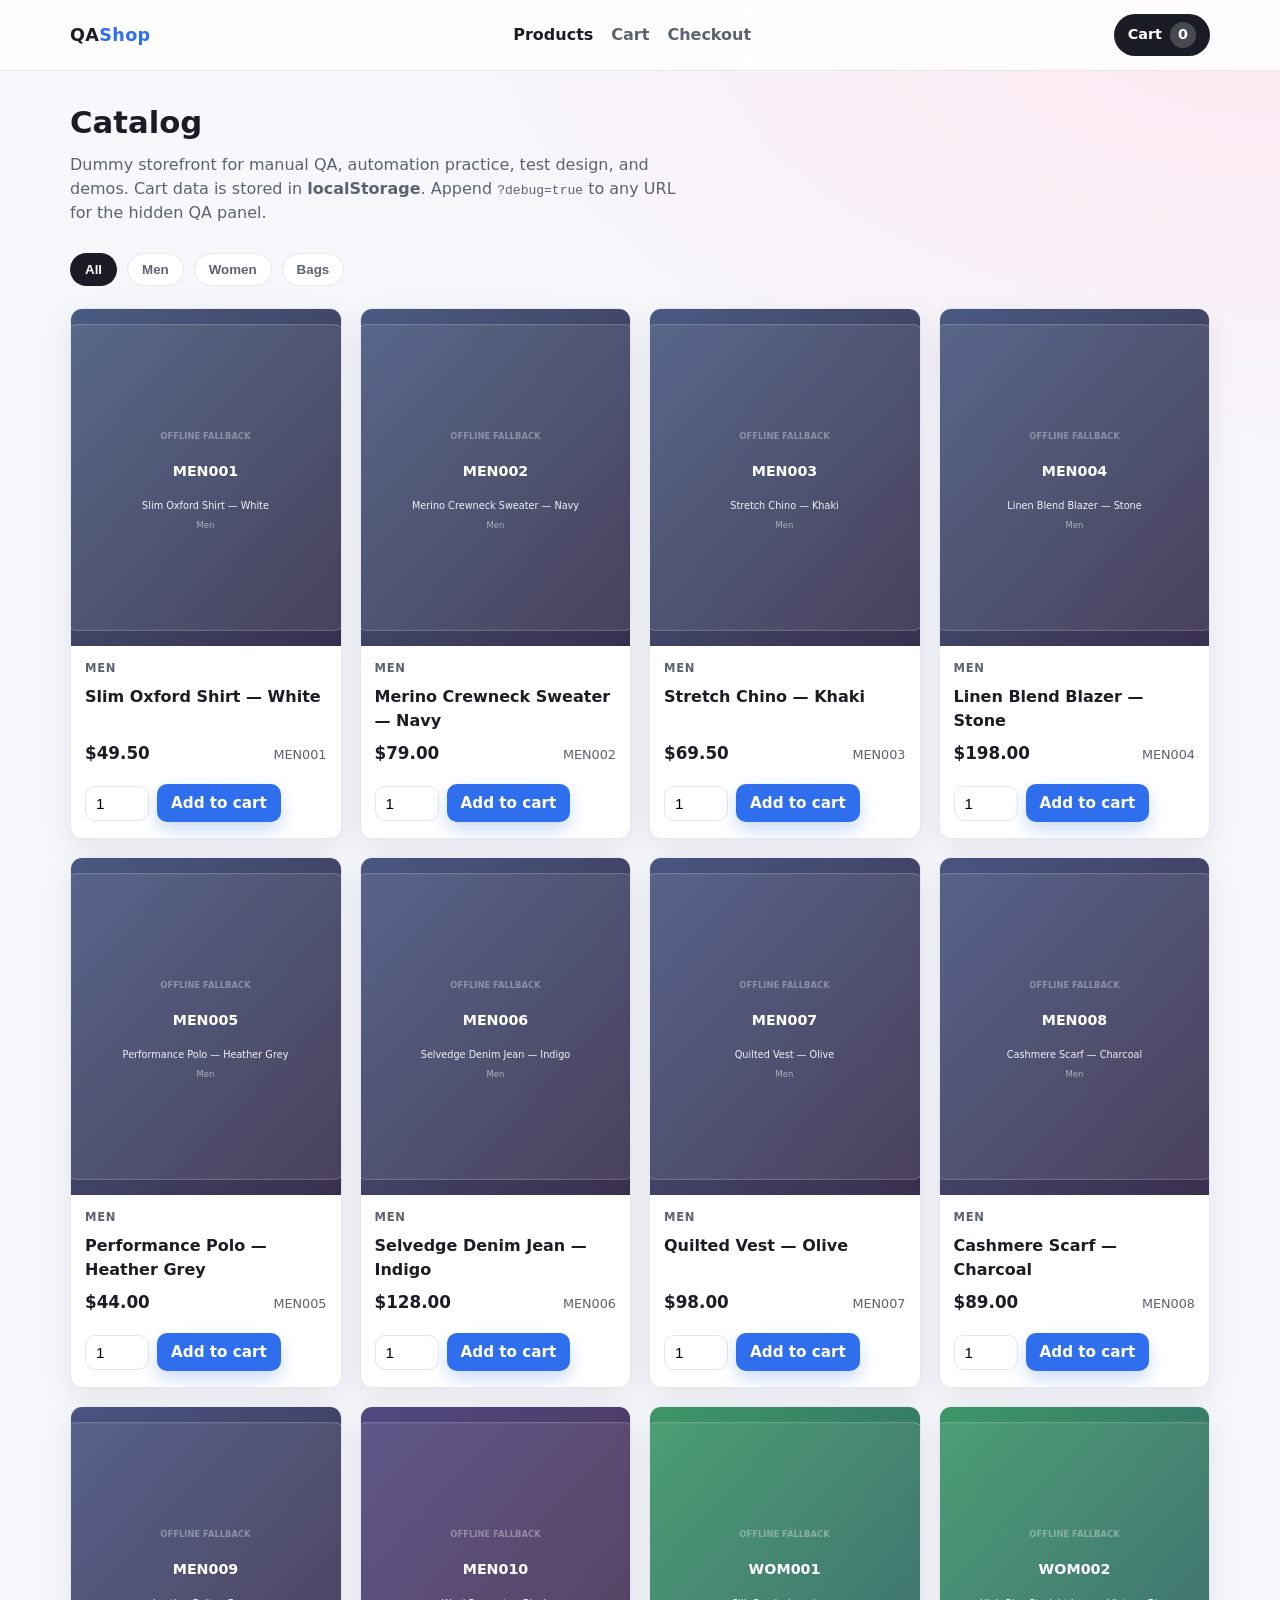
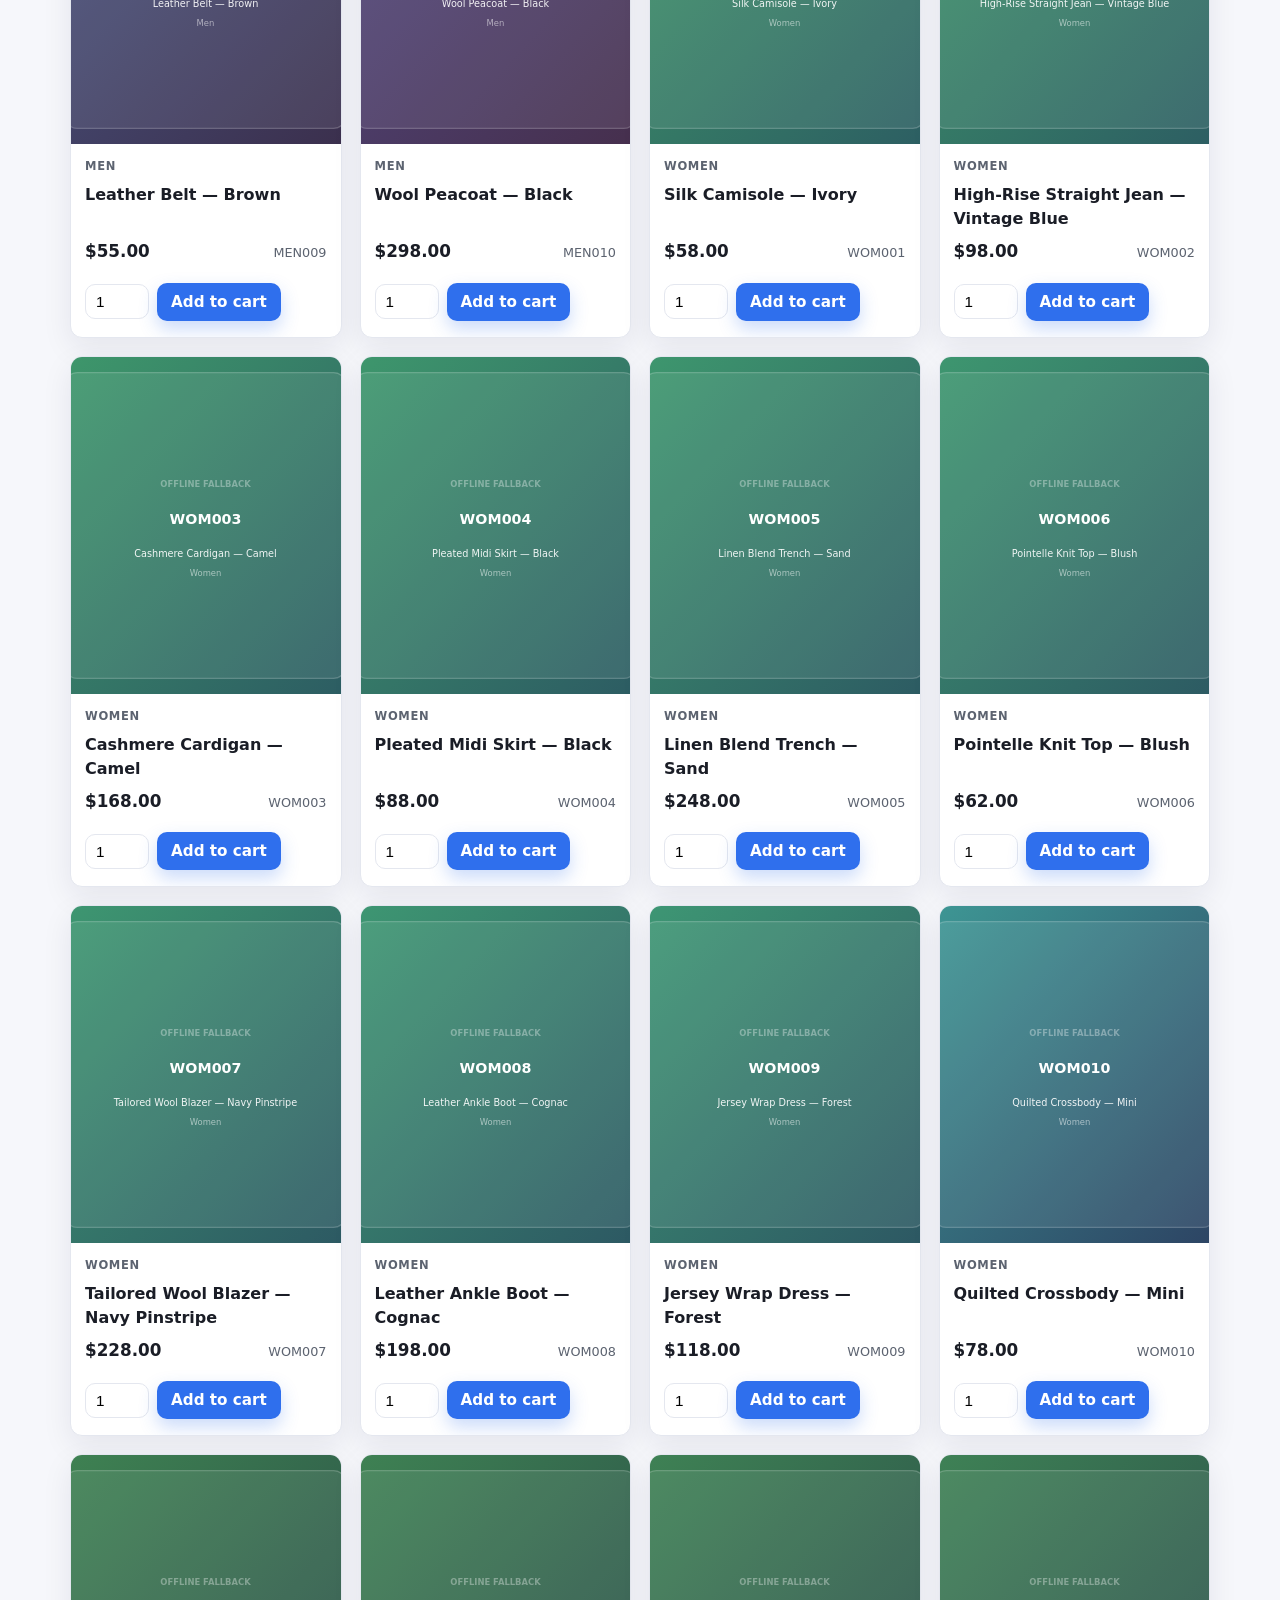
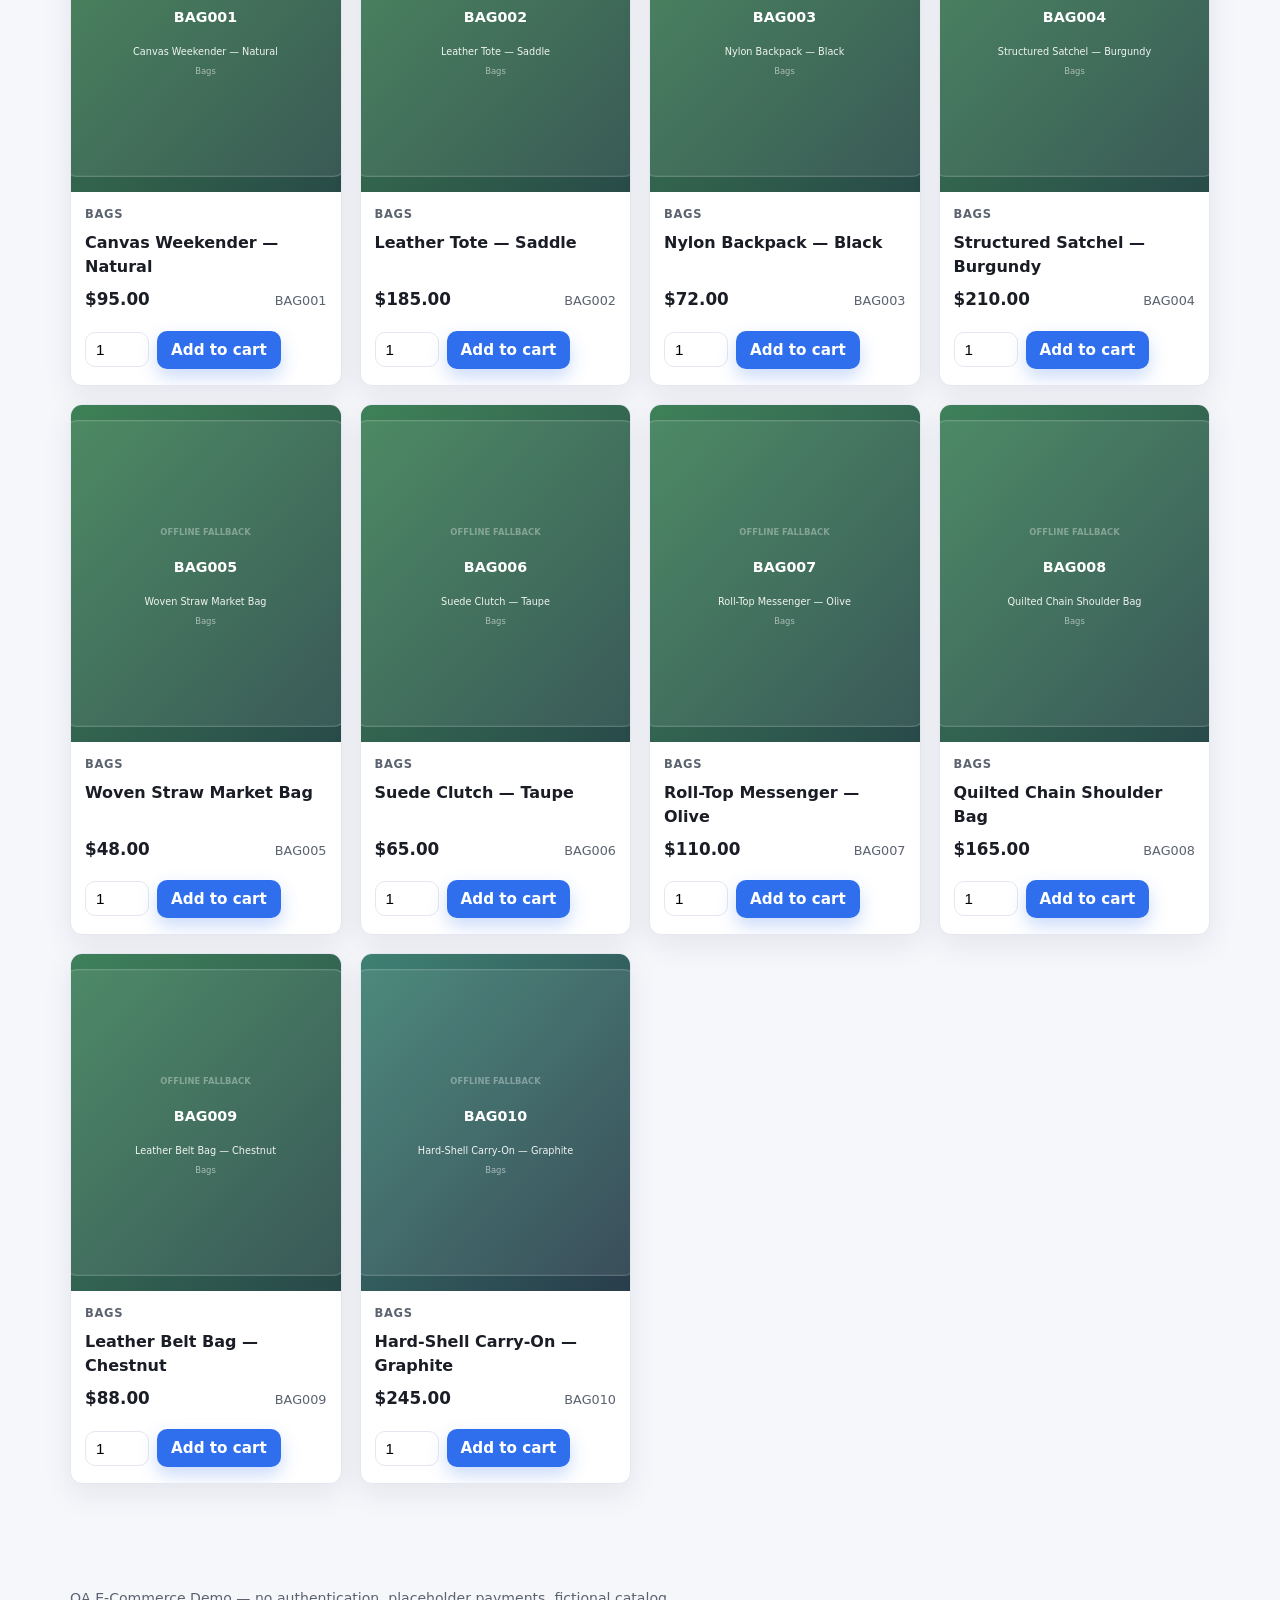
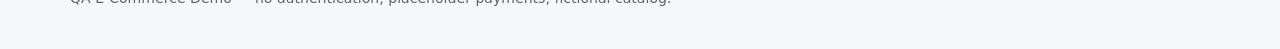
<file: index.html>
<!DOCTYPE html>
<html lang="en">
  <head>
    <meta charset="UTF-8" />
    <meta name="viewport" content="width=device-width, initial-scale=1.0" />
    <title>QA Shop — Product Listing</title>
    <link rel="stylesheet" href="styles.css">
  </head>
  <body>
    <header class="site-header">
      <div class="site-header__inner">
        <a class="brand" href="index.html" data-nav>QA<span>Shop</span></a>
        <nav class="nav" aria-label="Primary">
          <a href="index.html" class="is-active" data-nav>Products</a>
          <a href="cart.html" data-nav>Cart</a>
          <a href="checkout.html" data-nav>Checkout</a>
        </nav>
        <a class="cart-pill" href="cart.html" data-nav aria-label="View cart">
          Cart <span class="cart-pill__count" id="header-cart-count">0</span>
        </a>
      </div>
    </header>

    <main>
      <section class="hero">
        <h1>Catalog</h1>
        <p>
          Dummy storefront for manual QA, automation practice, test design, and demos. Cart data is stored in
          <strong>localStorage</strong>. Append <code>?debug=true</code> to any URL for the hidden QA panel.
        </p>
      </section>

      <div class="filters" id="category-filters" role="tablist" aria-label="Filter by category"></div>
      <div class="grid" id="product-grid" aria-live="polite"></div>
    </main>

    <footer class="site-footer">
      QA E-Commerce Demo — no authentication, placeholder payments, fictional catalog.
    </footer>

    <div id="qa-debug-root"></div>

    <script src="catalog.js"></script>
<script src="cart-store.js"></script>
<script src="promotions.js"></script>
<script src="common.js"></script>
<script src="plp.js"></script>
  </body>
</html>
</file>
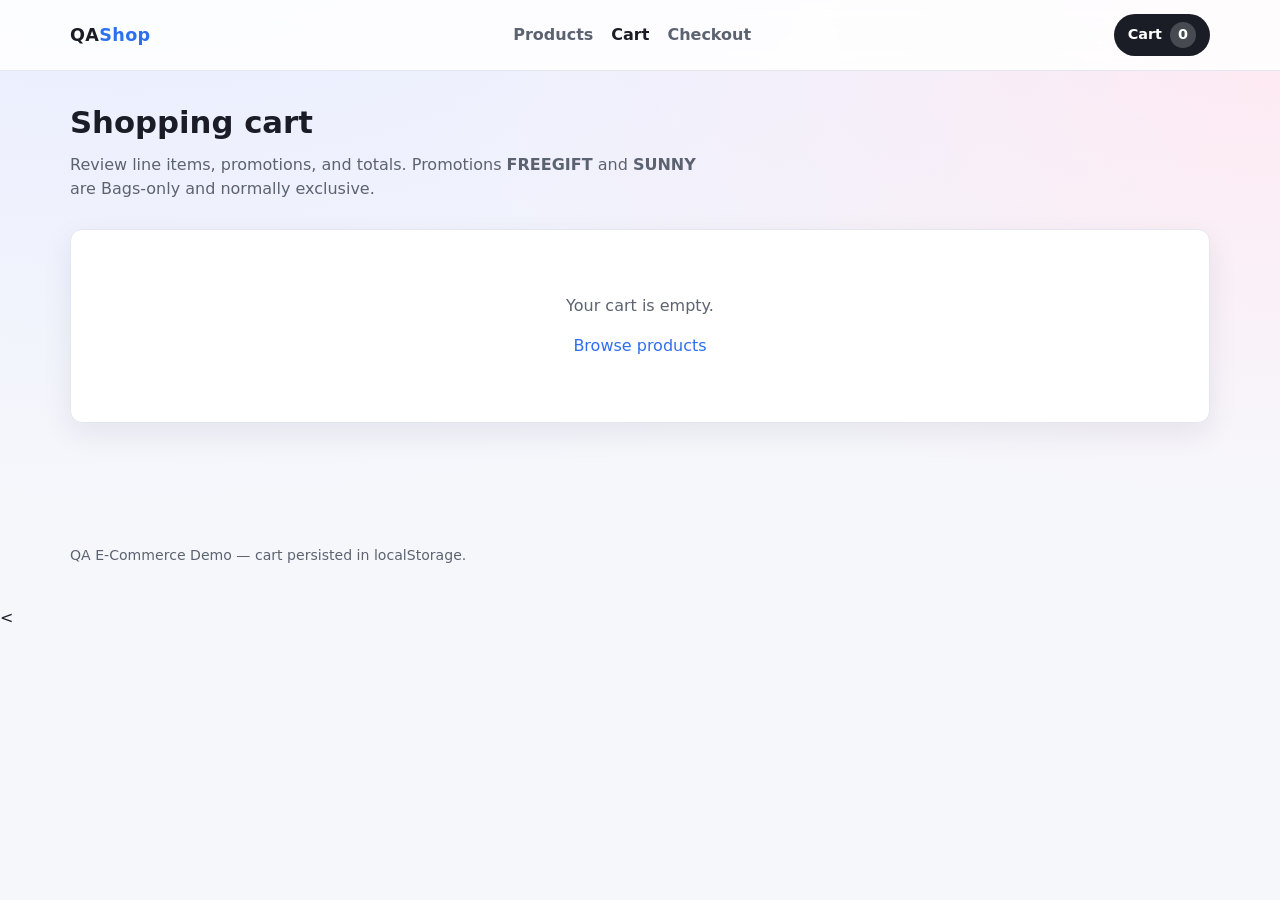
<file: cart.html>
<!DOCTYPE html>
<html lang="en">
  <head>
    <meta charset="UTF-8" />
    <meta name="viewport" content="width=device-width, initial-scale=1.0" />
    <title>QA Shop — Cart</title>
    <link rel="stylesheet" href="styles.css">
  </head>
  <body>
    <header class="site-header">
      <div class="site-header__inner">
        <a class="brand" href="index.html" data-nav>QA<span>Shop</span></a>
        <nav class="nav" aria-label="Primary">
          <a href="index.html" data-nav>Products</a>
          <a href="cart.html" class="is-active" data-nav>Cart</a>
          <a href="checkout.html" data-nav>Checkout</a>
        </nav>
        <a class="cart-pill" href="cart.html" data-nav aria-label="View cart">
          Cart <span class="cart-pill__count" id="header-cart-count">0</span>
        </a>
      </div>
    </header>

    <main>
      <section class="hero">
        <h1>Shopping cart</h1>
        <p>Review line items, promotions, and totals. Promotions <strong>FREEGIFT</strong> and <strong>SUNNY</strong> are Bags-only and normally exclusive.</p>
      </section>

      <div id="cart-empty" class="panel empty-state" hidden>
        <p>Your cart is empty.</p>
        <p><a href="index.html" data-nav>Browse products</a></p>
      </div>

      <div id="cart-filled" hidden>
        <div class="panel">
          <div class="table-wrap">
            <table class="cart-table" aria-label="Cart line items">
              <thead>
                <tr>
                  <th>Product</th>
                  <th>SKU</th>
                  <th>Category</th>
                  <th>Unit price</th>
                  <th>Qty</th>
                  <th>Subtotal</th>
                  <th>Actions</th>
                </tr>
              </thead>
              <tbody id="cart-lines"></tbody>
            </table>
          </div>
          <div style="margin-top: 14px; display: flex; flex-wrap: wrap; gap: 10px">
            <button type="button" class="btn btn--danger btn--small" id="btn-clear-cart">Clear cart</button>
            <a class="btn btn--primary" href="checkout.html" data-nav style="text-decoration: none; display: inline-flex; align-items: center">Proceed to checkout</a>
          </div>
        </div>

        <div class="summary-grid">
          <div class="panel">
            <h2>Promotion</h2>
            <div class="promo-row">
              <input type="text" id="promo-input" placeholder="Enter code (FREEGIFT or SUNNY)" autocomplete="off" />
              <button type="button" class="btn btn--primary" id="btn-apply-promo">Apply</button>
            </div>
            <p id="promo-message" class="alert" style="margin-top: 10px; display: none" role="status"></p>
            <div style="margin-top: 14px">
              <h3 style="margin: 0 0 8px; font-size: 0.95rem">Applied promotions</h3>
              <div id="applied-promos" class="applied-promos">None</div>
            </div>
          </div>

          <div class="panel">
            <h2>Summary</h2>
            <div class="stack" id="cart-summary"></div>
          </div>
        </div>
      </div>
    </main>

    <footer class="site-footer">QA E-Commerce Demo — cart persisted in localStorage.</footer>

    <div id="qa-debug-root"></div>

    <<script src="catalog.js"></script>
<script src="cart-store.js"></script>
<script src="promotions.js"></script>
<script src="common.js"></script>
<script src="cart-page.js"></script>
  </body>
</html>
</file>
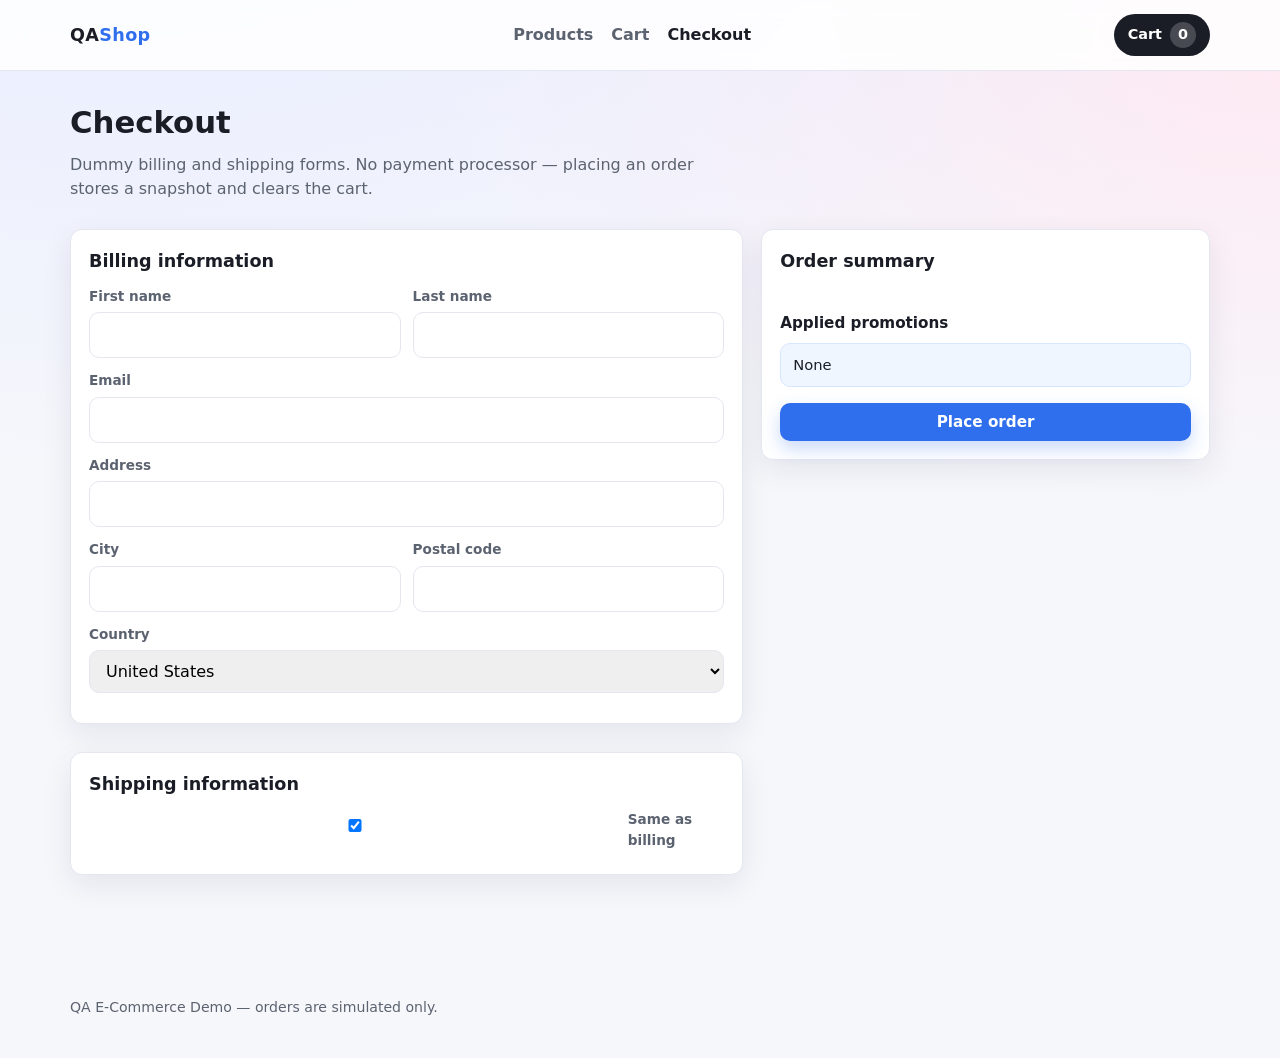
<file: checkout.html>
<!DOCTYPE html>
<html lang="en">
  <head>
    <meta charset="UTF-8" />
    <meta name="viewport" content="width=device-width, initial-scale=1.0" />
    <title>QA Shop — Checkout</title>
    <link rel="stylesheet" href="styles.css">

  </head>
  <body>
    <header class="site-header">
      <div class="site-header__inner">
        <a class="brand" href="index.html" data-nav>QA<span>Shop</span></a>
        <nav class="nav" aria-label="Primary">
          <a href="index.html" data-nav>Products</a>
          <a href="cart.html" data-nav>Cart</a>
          <a href="checkout.html" class="is-active" data-nav>Checkout</a>
        </nav>
        <a class="cart-pill" href="cart.html" data-nav aria-label="View cart">
          Cart <span class="cart-pill__count" id="header-cart-count">0</span>
        </a>
      </div>
    </header>

    <main>
      <section class="hero">
        <h1>Checkout</h1>
        <p>Dummy billing and shipping forms. No payment processor — placing an order stores a snapshot and clears the cart.</p>
      </section>

      <div id="checkout-empty" class="panel empty-state" hidden>
        <p>Your cart is empty. Add products before checkout.</p>
        <p><a href="index.html" data-nav>Continue shopping</a></p>
      </div>

      <div id="checkout-form-wrap" class="summary-grid" hidden>
        <div class="stack">
          <form class="panel checkout-form" id="billing-form" novalidate>
            <h2>Billing information</h2>
            <div class="form-grid">
              <div>
                <label for="bill-first">First name</label>
                <input id="bill-first" name="billFirst" required autocomplete="given-name" />
              </div>
              <div>
                <label for="bill-last">Last name</label>
                <input id="bill-last" name="billLast" required autocomplete="family-name" />
              </div>
            </div>
            <label for="bill-email">Email</label>
            <input id="bill-email" name="billEmail" type="email" required autocomplete="email" />
            <label for="bill-address">Address</label>
            <input id="bill-address" name="billAddress" required autocomplete="street-address" />
            <div class="form-grid">
              <div>
                <label for="bill-city">City</label>
                <input id="bill-city" name="billCity" required autocomplete="address-level2" />
              </div>
              <div>
                <label for="bill-zip">Postal code</label>
                <input id="bill-zip" name="billZip" required autocomplete="postal-code" />
              </div>
            </div>
            <label for="bill-country">Country</label>
            <select id="bill-country" name="billCountry" autocomplete="country-name">
              <option>United States</option>
              <option>Canada</option>
              <option>United Kingdom</option>
            </select>
          </form>

          <form class="panel checkout-form" id="shipping-form" novalidate>
            <h2>Shipping information</h2>
            <label style="display: flex; gap: 8px; align-items: center; font-weight: 600">
              <input type="checkbox" id="ship-same" checked />
              Same as billing
            </label>
            <div id="shipping-fields" style="margin-top: 8px; display: none">
              <div class="form-grid">
                <div>
                  <label for="ship-first">First name</label>
                  <input id="ship-first" autocomplete="shipping given-name" />
                </div>
                <div>
                  <label for="ship-last">Last name</label>
                  <input id="ship-last" autocomplete="shipping family-name" />
                </div>
              </div>
              <label for="ship-address">Address</label>
              <input id="ship-address" autocomplete="shipping street-address" />
              <div class="form-grid">
                <div>
                  <label for="ship-city">City</label>
                  <input id="ship-city" autocomplete="shipping address-level2" />
                </div>
                <div>
                  <label for="ship-zip">Postal code</label>
                  <input id="ship-zip" autocomplete="shipping postal-code" />
                </div>
              </div>
            </div>
          </form>
        </div>

        <div class="stack">
          <div class="panel">
            <h2>Order summary</h2>
            <div id="checkout-lines" class="stack" style="font-size: 0.92rem"></div>
            <div class="stack" id="checkout-summary" style="margin-top: 12px"></div>
            <div style="margin-top: 14px">
              <h3 style="margin: 0 0 8px; font-size: 0.95rem">Applied promotions</h3>
              <div id="checkout-promos" class="applied-promos">None</div>
            </div>
            <button type="button" class="btn btn--primary" id="btn-place-order" style="width: 100%; margin-top: 16px">Place order</button>
            <p id="checkout-error" class="alert alert--error" style="display: none; margin-top: 12px" role="alert"></p>
          </div>
        </div>
      </div>
    </main>

    <footer class="site-footer">QA E-Commerce Demo — orders are simulated only.</footer>

    <div id="qa-debug-root"></div>

  <script src="catalog.js"></script>
<script src="cart-store.js"></script>
<script src="promotions.js"></script>
<script src="common.js"></script>
<script src="cart-page.js"></script>
  </body>
</html>
</file>
<file: styles.css>
:root {
  --bg: #f6f7fb;
  --surface: #ffffff;
  --text: #1a1d26;
  --muted: #5c6370;
  --border: #e4e7ef;
  --accent: #2f6fed;
  --accent-dark: #2557c7;
  --success: #0d8a5b;
  --danger: #c0362c;
  --radius: 12px;
  --shadow: 0 10px 30px rgba(20, 30, 60, 0.08);
  --font: "Segoe UI", system-ui, -apple-system, Roboto, Helvetica, Arial, sans-serif;
}

*,
*::before,
*::after {
  box-sizing: border-box;
}

html {
  scroll-behavior: smooth;
}

body {
  margin: 0;
  font-family: var(--font);
  color: var(--text);
  background: radial-gradient(1200px 600px at 10% -10%, #e8edff, transparent),
    radial-gradient(900px 500px at 100% 0%, #ffe8f2, transparent), var(--bg);
  min-height: 100vh;
  line-height: 1.5;
}

a {
  color: var(--accent);
  text-decoration: none;
}
a:hover {
  text-decoration: underline;
}

.site-header {
  position: sticky;
  top: 0;
  z-index: 20;
  background: rgba(255, 255, 255, 0.86);
  backdrop-filter: blur(10px);
  border-bottom: 1px solid var(--border);
}

.site-header__inner {
  max-width: 1180px;
  margin: 0 auto;
  padding: 14px 20px;
  display: flex;
  align-items: center;
  justify-content: space-between;
  gap: 16px;
}

.brand {
  font-weight: 700;
  letter-spacing: 0.02em;
  font-size: 1.1rem;
  color: var(--text);
}
.brand span {
  color: var(--accent);
}

.nav {
  display: flex;
  gap: 18px;
  align-items: center;
  flex-wrap: wrap;
}

.nav a {
  font-weight: 600;
  color: var(--muted);
}
.nav a.is-active {
  color: var(--text);
}

.cart-pill {
  display: inline-flex;
  align-items: center;
  gap: 8px;
  padding: 8px 14px;
  border-radius: 999px;
  background: var(--text);
  color: #fff;
  font-weight: 600;
  font-size: 0.9rem;
}
.cart-pill__count {
  background: rgba(255, 255, 255, 0.2);
  border-radius: 999px;
  padding: 2px 8px;
  font-variant-numeric: tabular-nums;
}

main {
  max-width: 1180px;
  margin: 0 auto;
  padding: 28px 20px 80px;
}

.hero {
  margin-bottom: 28px;
}
.hero h1 {
  margin: 0 0 8px;
  font-size: clamp(1.6rem, 2.4vw, 2.1rem);
}
.hero p {
  margin: 0;
  color: var(--muted);
  max-width: 62ch;
}

.filters {
  display: flex;
  flex-wrap: wrap;
  gap: 10px;
  margin-bottom: 22px;
}
.chip {
  border: 1px solid var(--border);
  background: var(--surface);
  padding: 8px 14px;
  border-radius: 999px;
  cursor: pointer;
  font-weight: 600;
  color: var(--muted);
}
.chip.is-on {
  border-color: transparent;
  background: var(--text);
  color: #fff;
}

.grid {
  display: grid;
  grid-template-columns: repeat(auto-fill, minmax(240px, 1fr));
  gap: 18px;
}

.card {
  background: var(--surface);
  border-radius: var(--radius);
  overflow: hidden;
  border: 1px solid var(--border);
  box-shadow: var(--shadow);
  display: flex;
  flex-direction: column;
}

.card__media {
  aspect-ratio: 4 / 5;
  background: #eef1f8;
}
.card__media img {
  width: 100%;
  height: 100%;
  object-fit: cover;
  display: block;
}

.card__body {
  padding: 14px 14px 16px;
  display: flex;
  flex-direction: column;
  gap: 8px;
  flex: 1;
}

.badge {
  font-size: 0.72rem;
  font-weight: 700;
  letter-spacing: 0.06em;
  text-transform: uppercase;
  color: var(--muted);
}

.card__title {
  font-size: 1rem;
  font-weight: 650;
  margin: 0;
  min-height: 2.6em;
}

.card__meta {
  display: flex;
  justify-content: space-between;
  align-items: baseline;
  gap: 10px;
  margin-top: auto;
}
.price {
  font-weight: 800;
  font-size: 1.05rem;
}
.sku {
  font-size: 0.8rem;
  color: var(--muted);
  font-variant-numeric: tabular-nums;
}

.row-actions {
  display: flex;
  gap: 8px;
  align-items: center;
  margin-top: 10px;
}

input[type="number"] {
  width: 64px;
  padding: 8px 10px;
  border-radius: 10px;
  border: 1px solid var(--border);
  font-size: 0.95rem;
}

.btn {
  appearance: none;
  border: none;
  border-radius: 10px;
  padding: 10px 14px;
  font-weight: 700;
  cursor: pointer;
  font-family: inherit;
  font-size: 0.95rem;
  transition: transform 0.08s ease, background 0.15s ease, box-shadow 0.15s ease;
}
.btn:active {
  transform: translateY(1px);
}
.btn--primary {
  background: var(--accent);
  color: #fff;
  box-shadow: 0 8px 18px rgba(47, 111, 237, 0.25);
}
.btn--primary:hover {
  background: var(--accent-dark);
}
.btn--ghost {
  background: transparent;
  color: var(--text);
  border: 1px solid var(--border);
}
.btn--ghost:hover {
  background: #f3f5fb;
}
.btn--danger {
  background: #fdecea;
  color: var(--danger);
  border: 1px solid #f7c9c5;
}
.btn--small {
  padding: 6px 10px;
  font-size: 0.85rem;
}

.panel {
  background: var(--surface);
  border: 1px solid var(--border);
  border-radius: var(--radius);
  box-shadow: var(--shadow);
  padding: 18px;
  margin-bottom: 18px;
}

.panel h2 {
  margin: 0 0 12px;
  font-size: 1.1rem;
}

.table-wrap {
  overflow-x: auto;
}

table.cart-table {
  width: 100%;
  border-collapse: collapse;
  font-size: 0.92rem;
}
.cart-table th,
.cart-table td {
  padding: 12px 10px;
  border-bottom: 1px solid var(--border);
  text-align: left;
  vertical-align: middle;
}
.cart-table th {
  color: var(--muted);
  font-size: 0.78rem;
  text-transform: uppercase;
  letter-spacing: 0.05em;
}

.summary-grid {
  display: grid;
  grid-template-columns: 1fr;
  gap: 18px;
}
@media (min-width: 960px) {
  .summary-grid {
    grid-template-columns: 1.2fr 0.8fr;
    align-items: start;
  }
}

.stack {
  display: flex;
  flex-direction: column;
  gap: 10px;
}

.kv {
  display: flex;
  justify-content: space-between;
  gap: 12px;
}
.kv--strong {
  font-weight: 800;
  font-size: 1.05rem;
  padding-top: 8px;
  border-top: 1px dashed var(--border);
}

.promo-row {
  display: flex;
  flex-wrap: wrap;
  gap: 10px;
}
.promo-row input[type="text"] {
  flex: 1 1 200px;
  padding: 10px 12px;
  border-radius: 10px;
  border: 1px solid var(--border);
  font-size: 1rem;
}

.applied-promos {
  background: #f0f6ff;
  border: 1px solid #d6e6ff;
  border-radius: 10px;
  padding: 10px 12px;
  font-size: 0.92rem;
  display: flex;
  flex-direction: column;
  gap: 8px;
}

.applied-promos-none {
  color: var(--muted);
}

.applied-promo-row {
  display: flex;
  align-items: center;
  justify-content: space-between;
  gap: 10px;
  flex-wrap: wrap;
}

.applied-promo-tag {
  font-weight: 700;
  letter-spacing: 0.04em;
  font-size: 0.88rem;
}

.alert {
  padding: 10px 12px;
  border-radius: 10px;
  font-size: 0.92rem;
}
.alert--error {
  background: #fdecea;
  color: #7a1f18;
  border: 1px solid #f7c9c5;
}
.alert--success {
  background: #e8f7f1;
  color: #0d5c3f;
  border: 1px solid #bfe8d4;
}

form.checkout-form label {
  display: block;
  font-weight: 600;
  font-size: 0.85rem;
  margin-bottom: 6px;
  color: var(--muted);
}
form.checkout-form input,
form.checkout-form select,
form.checkout-form textarea {
  width: 100%;
  padding: 10px 12px;
  border-radius: 10px;
  border: 1px solid var(--border);
  font: inherit;
  margin-bottom: 12px;
}
.form-grid {
  display: grid;
  grid-template-columns: repeat(auto-fit, minmax(220px, 1fr));
  gap: 12px;
}

.toast-host {
  position: fixed;
  right: 18px;
  bottom: 18px;
  z-index: 50;
  display: flex;
  flex-direction: column;
  gap: 10px;
  max-width: min(420px, calc(100vw - 36px));
}
.toast {
  background: var(--text);
  color: #fff;
  padding: 12px 14px;
  border-radius: 12px;
  box-shadow: var(--shadow);
  opacity: 0;
  transform: translateY(8px);
  transition: opacity 0.2s ease, transform 0.2s ease;
}
.toast--show {
  opacity: 1;
  transform: translateY(0);
}
.toast--error {
  background: #8b1f17;
}
.toast--success {
  background: var(--success);
}

.qa-debug {
  position: fixed;
  left: 12px;
  right: 12px;
  bottom: 12px;
  max-height: 42vh;
  background: #0f1320;
  color: #e8ecff;
  border-radius: 14px;
  box-shadow: 0 16px 50px rgba(0, 0, 0, 0.35);
  z-index: 40;
  display: flex;
  flex-direction: column;
  border: 1px solid #2a3148;
}
.qa-debug__head {
  padding: 12px 14px 8px;
  border-bottom: 1px solid #2a3148;
}
.qa-debug__head h2 {
  margin: 0;
  font-size: 1rem;
}
.qa-debug__hint {
  margin: 6px 0 0;
  font-size: 0.78rem;
  color: #9aa4c4;
}
.qa-debug__hint code {
  background: #1b2238;
  padding: 2px 6px;
  border-radius: 6px;
}
.qa-debug__scroll {
  overflow: auto;
}
.qa-debug__table {
  width: 100%;
  border-collapse: collapse;
  font-size: 0.75rem;
}
.qa-debug__table th,
.qa-debug__table td {
  padding: 8px 10px;
  border-bottom: 1px solid #2a3148;
  text-align: left;
  white-space: nowrap;
}
.qa-debug__table th {
  position: sticky;
  top: 0;
  background: #141a2c;
  color: #b7c0e6;
}

.site-footer {
  max-width: 1180px;
  margin: 0 auto;
  padding: 24px 20px 40px;
  color: var(--muted);
  font-size: 0.88rem;
}

.empty-state {
  text-align: center;
  padding: 48px 16px;
  color: var(--muted);
}
</file>
